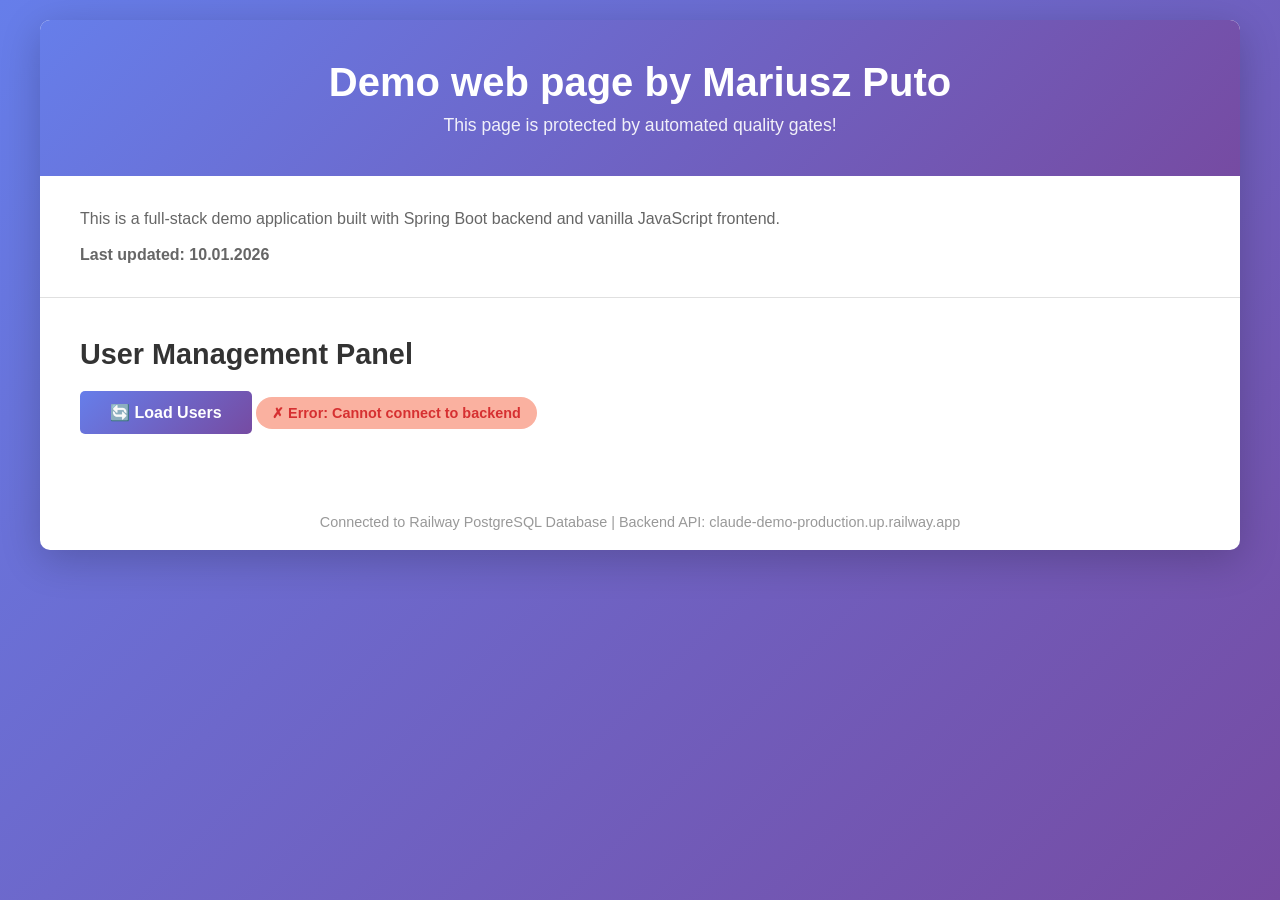
<file: index.html>
<!DOCTYPE html>
<html lang="en">
<head>
    <meta charset="UTF-8">
    <meta name="viewport" content="width=device-width, initial-scale=1.0">
    <title>Demo web page by Mariusz</title>
    <style>
        * {
            margin: 0;
            padding: 0;
            box-sizing: border-box;
        }

        body {
            font-family: 'Segoe UI', Tahoma, Geneva, Verdana, sans-serif;
            background: linear-gradient(135deg, #667eea 0%, #764ba2 100%);
            min-height: 100vh;
            padding: 20px;
        }

        .container {
            max-width: 1200px;
            margin: 0 auto;
            background: white;
            border-radius: 10px;
            box-shadow: 0 10px 40px rgba(0, 0, 0, 0.2);
            overflow: hidden;
        }

        header {
            background: linear-gradient(135deg, #667eea 0%, #764ba2 100%);
            color: white;
            padding: 40px;
            text-align: center;
        }

        header h1 {
            font-size: 2.5rem;
            margin-bottom: 10px;
        }

        header p {
            font-size: 1.1rem;
            opacity: 0.9;
        }

        .info-section {
            padding: 30px 40px;
            border-bottom: 1px solid #e0e0e0;
        }

        .info-section p {
            color: #666;
            line-height: 1.6;
        }

        .date {
            color: #764ba2;
            font-weight: bold;
            margin-top: 10px;
        }

        .users-section {
            padding: 40px;
        }

        .users-section h2 {
            color: #333;
            margin-bottom: 20px;
            font-size: 1.8rem;
        }

        .status {
            display: inline-block;
            padding: 8px 16px;
            border-radius: 20px;
            font-size: 0.9rem;
            font-weight: 600;
            margin-bottom: 20px;
        }

        .status.loading {
            background: #ffeaa7;
            color: #d63031;
        }

        .status.success {
            background: #55efc4;
            color: #00b894;
        }

        .status.error {
            background: #fab1a0;
            color: #d63031;
        }

        table {
            width: 100%;
            border-collapse: collapse;
            margin-top: 20px;
        }

        thead {
            background: linear-gradient(135deg, #667eea 0%, #764ba2 100%);
            color: white;
        }

        th {
            padding: 15px;
            text-align: left;
            font-weight: 600;
            font-size: 1rem;
        }

        td {
            padding: 15px;
            border-bottom: 1px solid #e0e0e0;
        }

        tbody tr:hover {
            background: #f8f9fa;
            transition: background 0.3s;
        }

        .empty-state {
            text-align: center;
            padding: 60px 20px;
            color: #999;
        }

        .empty-state svg {
            width: 100px;
            height: 100px;
            margin-bottom: 20px;
            opacity: 0.3;
        }

        .refresh-btn {
            background: linear-gradient(135deg, #667eea 0%, #764ba2 100%);
            color: white;
            border: none;
            padding: 12px 30px;
            border-radius: 5px;
            font-size: 1rem;
            font-weight: 600;
            cursor: pointer;
            transition: transform 0.2s;
            margin-bottom: 20px;
        }

        .refresh-btn:hover {
            transform: translateY(-2px);
            box-shadow: 0 5px 15px rgba(102, 126, 234, 0.4);
        }

        .refresh-btn:active {
            transform: translateY(0);
        }

        footer {
            text-align: center;
            padding: 20px;
            color: #999;
            font-size: 0.9rem;
        }
    </style>
</head>
<body>
    <div class="container">
        <header>
            <h1>Demo web page by Mariusz Puto</h1>
            <p>This page is protected by automated quality gates!</p>
        </header>

        <div class="info-section">
            <p>This is a full-stack demo application built with Spring Boot backend and vanilla JavaScript frontend.</p>
            <p class="date">Last updated: 10.01.2026</p>
        </div>

        <div class="users-section">
            <h2>User Management Panel</h2>
            <button class="refresh-btn" onclick="loadUsers()">🔄 Load Users</button>
            <span id="status" class="status" style="display: none;">Ready</span>

            <div id="userTableContainer">
                <table id="userTable" style="display: none;">
                    <thead>
                        <tr>
                            <th>ID</th>
                            <th>Name</th>
                            <th>Email</th>
                        </tr>
                    </thead>
                    <tbody id="userTableBody">
                    </tbody>
                </table>

                <div id="emptyState" class="empty-state" style="display: none;">
                    <svg fill="none" stroke="currentColor" viewBox="0 0 24 24">
                        <path stroke-linecap="round" stroke-linejoin="round" stroke-width="2" d="M17 20h5v-2a3 3 0 00-5.356-1.857M17 20H7m10 0v-2c0-.656-.126-1.283-.356-1.857M7 20H2v-2a3 3 0 015.356-1.857M7 20v-2c0-.656.126-1.283.356-1.857m0 0a5.002 5.002 0 019.288 0M15 7a3 3 0 11-6 0 3 3 0 016 0zm6 3a2 2 0 11-4 0 2 2 0 014 0zM7 10a2 2 0 11-4 0 2 2 0 014 0z"></path>
                    </svg>
                    <h3>No users found</h3>
                    <p>The database is currently empty. Add users via the API to see them here.</p>
                </div>
            </div>
        </div>

        <footer>
            <p>Connected to Railway PostgreSQL Database | Backend API: localhost:8081</p>
        </footer>
    </div>

    <script>
        // Configuration - works both locally and on Railway
        const API_URL = window.location.hostname === 'localhost'
            ? 'http://localhost:8081/api/users'
            : 'https://claude-demo-production.up.railway.app/api/users';  // Replace with your Railway backend URL

        // Extract base URL for display
        const BACKEND_DISPLAY = API_URL.replace('/api/users', '').replace('http://', '').replace('https://', '');

        async function loadUsers() {
            const statusEl = document.getElementById('status');
            const tableEl = document.getElementById('userTable');
            const emptyStateEl = document.getElementById('emptyState');
            const tableBodyEl = document.getElementById('userTableBody');

            // Set loading state
            statusEl.style.display = 'inline-block';
            statusEl.textContent = 'Loading...';
            statusEl.className = 'status loading';

            try {
                const response = await fetch(API_URL);

                if (!response.ok) {
                    throw new Error(`HTTP error! status: ${response.status}`);
                }

                const users = await response.json();

                // Clear existing rows
                tableBodyEl.innerHTML = '';

                if (users.length === 0) {
                    // Show empty state
                    tableEl.style.display = 'none';
                    emptyStateEl.style.display = 'block';
                    statusEl.textContent = 'No users in database';
                    statusEl.className = 'status success';
                } else {
                    // Show table with users
                    tableEl.style.display = 'table';
                    emptyStateEl.style.display = 'none';

                    users.forEach(user => {
                        const row = document.createElement('tr');
                        row.innerHTML = `
                            <td>${user.id}</td>
                            <td>${user.name}</td>
                            <td>${user.email}</td>
                        `;
                        tableBodyEl.appendChild(row);
                    });

                    statusEl.textContent = `✓ Loaded ${users.length} user${users.length !== 1 ? 's' : ''}`;
                    statusEl.className = 'status success';
                }
            } catch (error) {
                console.error('Error loading users:', error);
                statusEl.textContent = '✗ Error: Cannot connect to backend';
                statusEl.className = 'status error';
                tableEl.style.display = 'none';
                emptyStateEl.style.display = 'none';
            }
        }

        // Update footer with actual backend URL
        document.addEventListener('DOMContentLoaded', () => {
            const footer = document.querySelector('footer p');
            footer.textContent = `Connected to Railway PostgreSQL Database | Backend API: ${BACKEND_DISPLAY}`;
        });

        // Load users when page loads
        loadUsers();
    </script>
</body>
</html>
</file>
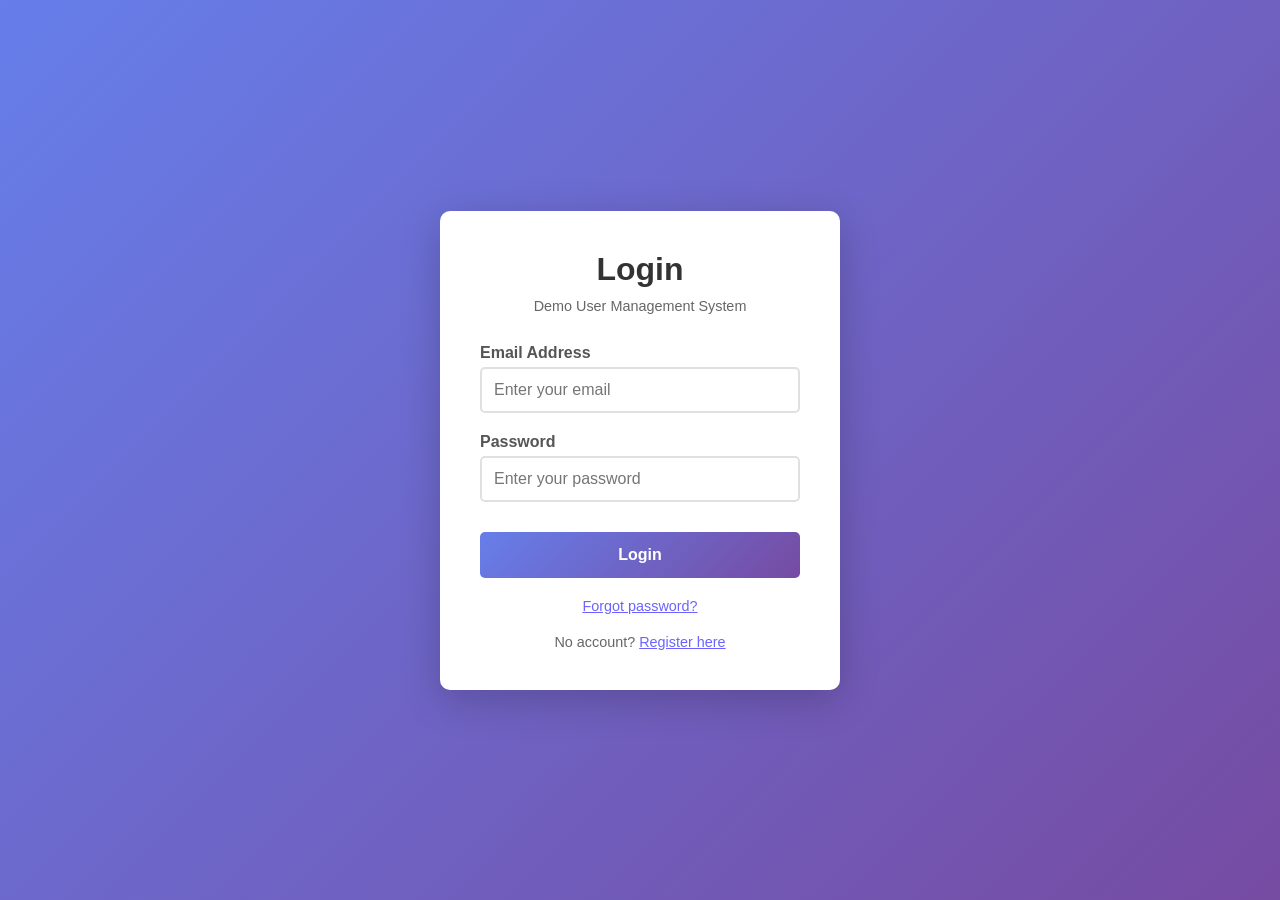
<file: frontend/index.html>
<!DOCTYPE html>
<html lang="en">
<head>
    <meta charset="UTF-8">
    <meta name="viewport" content="width=device-width, initial-scale=1.0">
    <title>Login - Demo App</title>
    <link rel="stylesheet" href="style.css">
    <style>
        body {
            display: flex;
            justify-content: center;
            align-items: center;
        }

        .login-container {
            background: white;
            padding: 40px;
            border-radius: 10px;
            box-shadow: 0 10px 40px rgba(0, 0, 0, 0.2);
            width: 100%;
            max-width: 400px;
        }

        h1 {
            color: #333;
            margin-bottom: 10px;
            text-align: center;
        }

        .subtitle {
            color: #666;
            text-align: center;
            margin-bottom: 30px;
            font-size: 0.9rem;
        }

        .form-group {
            margin-bottom: 20px;
        }

        .form-group input {
            padding: 12px;
        }

        .btn-login {
            width: 100%;
            padding: 14px;
            margin-top: 10px;
        }

        .error-message {
            background: #fab1a0;
            color: #d63031;
            padding: 12px;
            border-radius: 5px;
            margin-bottom: 20px;
            display: none;
            text-align: center;
            font-weight: 600;
        }

        .info-message {
            background: #dfe6e9;
            color: #2d3436;
            padding: 12px;
            border-radius: 5px;
            margin-bottom: 20px;
            text-align: center;
            font-size: 0.85rem;
        }

        .success-message {
            background: #b2f5c8;
            color: #1a7a3c;
            padding: 12px;
            border-radius: 5px;
            margin-bottom: 20px;
            display: none;
            text-align: center;
            font-weight: 600;
        }

        .toggle-link {
            text-align: center;
            margin-top: 20px;
            font-size: 0.9rem;
            color: #666;
        }

        .toggle-link a {
            color: #6c63ff;
            cursor: pointer;
            text-decoration: underline;
        }
    </style>
</head>
<body>
    <div class="login-container">
        <h1 id="formTitle">Login</h1>
        <p class="subtitle">Demo User Management System</p>

        <div id="errorMessage" class="error-message"></div>
        <div id="successMessage" class="success-message"></div>

        <!-- Login Form -->
        <form id="loginForm" onsubmit="handleLogin(event)">
            <div class="form-group">
                <label for="email">Email Address</label>
                <input
                    type="email"
                    id="email"
                    name="email"
                    required
                    placeholder="Enter your email"
                    autocomplete="email"
                >
            </div>

            <div class="form-group">
                <label for="password">Password</label>
                <input
                    type="password"
                    id="password"
                    name="password"
                    required
                    placeholder="Enter your password"
                    autocomplete="current-password"
                >
            </div>

            <button type="submit" class="btn btn-login">Login</button>

            <div class="toggle-link">
                <a onclick="showForgotPassword()">Forgot password?</a>
            </div>
            <div class="toggle-link">
                No account? <a onclick="showRegister()">Register here</a>
            </div>
        </form>

        <!-- Forgot Password Form -->
        <form id="forgotForm" onsubmit="handleForgotPassword(event)" style="display:none">
            <div class="form-group">
                <label for="forgotEmail">Email Address</label>
                <input
                    type="email"
                    id="forgotEmail"
                    name="forgotEmail"
                    required
                    placeholder="Enter your email"
                    autocomplete="email"
                >
            </div>

            <button type="submit" class="btn btn-login">Send Reset Link</button>

            <div class="toggle-link">
                <a onclick="showLogin()">Back to Login</a>
            </div>
        </form>

        <!-- Register Form -->
        <form id="registerForm" onsubmit="handleRegister(event)" style="display:none">
            <div class="form-group">
                <label for="regName">Full Name</label>
                <input
                    type="text"
                    id="regName"
                    name="regName"
                    required
                    placeholder="Enter your name"
                    autocomplete="name"
                >
            </div>

            <div class="form-group">
                <label for="regEmail">Email Address</label>
                <input
                    type="email"
                    id="regEmail"
                    name="regEmail"
                    required
                    placeholder="Enter your email"
                    autocomplete="email"
                >
            </div>

            <div class="form-group">
                <label for="regPassword">Password</label>
                <input
                    type="password"
                    id="regPassword"
                    name="regPassword"
                    required
                    minlength="8"
                    placeholder="At least 8 characters"
                    autocomplete="new-password"
                >
            </div>

            <div class="form-group">
                <label for="regPasswordConfirm">Confirm Password</label>
                <input
                    type="password"
                    id="regPasswordConfirm"
                    name="regPasswordConfirm"
                    required
                    placeholder="Repeat your password"
                    autocomplete="new-password"
                >
            </div>

            <div style="background:#fff3cd;border:1px solid #ffc107;border-radius:8px;padding:10px 14px;margin-bottom:15px;font-size:0.82rem;color:#856404;">
                <strong>&#9888; Encryption notice:</strong> Your memos and reminders will be end-to-end encrypted using a unique key tied to your account. <strong>If you lose access to your account and cannot log in, your encrypted data will be permanently unrecoverable.</strong>
                <label style="display:flex;align-items:center;gap:8px;margin-top:8px;cursor:pointer;font-weight:600;">
                    <input type="checkbox" id="encryptionAck" style="width:18px;height:18px;accent-color:#ffc107;cursor:pointer;">
                    I understand and accept
                </label>
            </div>

            <button type="submit" class="btn btn-login">Create Account</button>

            <div class="toggle-link">
                Already have an account? <a onclick="showLogin()">Login here</a>
            </div>
        </form>
    </div>

    <script>
        // Configuration - works both locally and on Railway
        const BASE_URL = window.location.hostname === 'localhost'
            ? 'http://localhost:8081'
            : 'https://pretty-illumination-production.up.railway.app';

        const LOGIN_URL = BASE_URL + '/api/users/login';
        const REGISTER_URL = BASE_URL + '/api/users/register';
        const FORGOT_URL = BASE_URL + '/api/users/forgot-password';

        function hideAllForms() {
            document.getElementById('loginForm').style.display = 'none';
            document.getElementById('registerForm').style.display = 'none';
            document.getElementById('forgotForm').style.display = 'none';
            clearMessages();
        }

        function showRegister() {
            hideAllForms();
            document.getElementById('registerForm').style.display = 'block';
            document.getElementById('formTitle').textContent = 'Register';
        }

        function showLogin() {
            hideAllForms();
            document.getElementById('loginForm').style.display = 'block';
            document.getElementById('formTitle').textContent = 'Login';
        }

        function showForgotPassword() {
            hideAllForms();
            document.getElementById('forgotForm').style.display = 'block';
            document.getElementById('formTitle').textContent = 'Reset Password';
        }

        function clearMessages() {
            const err = document.getElementById('errorMessage');
            const suc = document.getElementById('successMessage');
            err.style.display = 'none';
            suc.style.display = 'none';
        }

        async function handleRegister(event) {
            event.preventDefault();
            const form = document.getElementById('registerForm');
            const errorMessage = document.getElementById('errorMessage');
            const successMessage = document.getElementById('successMessage');

            const name = document.getElementById('regName').value;
            const email = document.getElementById('regEmail').value;
            const password = document.getElementById('regPassword').value;
            const confirm = document.getElementById('regPasswordConfirm').value;

            clearMessages();

            if (password !== confirm) {
                errorMessage.textContent = 'Passwords do not match';
                errorMessage.style.display = 'block';
                return;
            }

            if (!document.getElementById('encryptionAck').checked) {
                errorMessage.textContent = 'Please acknowledge the encryption notice to continue';
                errorMessage.style.display = 'block';
                return;
            }

            form.classList.add('loading');

            try {
                const response = await fetch(REGISTER_URL, {
                    method: 'POST',
                    headers: { 'Content-Type': 'application/json' },
                    body: JSON.stringify({ name, email, password })
                });

                const data = await response.json();

                if (response.ok && data.success) {
                    successMessage.textContent = 'Account created! You can now log in.';
                    successMessage.style.display = 'block';
                    form.reset();
                    setTimeout(showLogin, 1500);
                } else {
                    errorMessage.textContent = data.message || 'Registration failed. Please try again.';
                    errorMessage.style.display = 'block';
                }
            } catch (error) {
                console.error('Register error:', error);
                errorMessage.textContent = 'Cannot connect to server. Please try again later.';
                errorMessage.style.display = 'block';
            } finally {
                form.classList.remove('loading');
            }
        }

        async function handleForgotPassword(event) {
            event.preventDefault();
            const form = document.getElementById('forgotForm');
            const errorMessage = document.getElementById('errorMessage');
            const successMessage = document.getElementById('successMessage');
            const email = document.getElementById('forgotEmail').value;

            clearMessages();
            form.classList.add('loading');

            try {
                const response = await fetch(FORGOT_URL, {
                    method: 'POST',
                    headers: { 'Content-Type': 'application/json' },
                    body: JSON.stringify({ email })
                });

                const data = await response.json();
                successMessage.textContent = data.message || 'If an account with that email exists, a reset link has been sent.';
                successMessage.style.display = 'block';
                form.reset();
            } catch (error) {
                errorMessage.textContent = 'Cannot connect to server. Please try again later.';
                errorMessage.style.display = 'block';
            } finally {
                form.classList.remove('loading');
            }
        }

        async function handleLogin(event) {
            event.preventDefault();

            const form = document.getElementById('loginForm');
            const errorMessage = document.getElementById('errorMessage');
            const email = document.getElementById('email').value;
            const password = document.getElementById('password').value;

            // Hide previous error messages
            errorMessage.style.display = 'none';

            // Add loading state
            form.classList.add('loading');

            try {
                const response = await fetch(LOGIN_URL, {
                    method: 'POST',
                    headers: {
                        'Content-Type': 'application/json'
                    },
                    body: JSON.stringify({
                        email: email,
                        password: password
                    })
                });

                const data = await response.json();

                if (response.ok && data.success) {
                    // Store login info
                    sessionStorage.setItem('loggedIn', 'true');
                    sessionStorage.setItem('token', data.token);
                    sessionStorage.setItem('userEmail', email);
                    sessionStorage.setItem('userRole', data.role);
                    sessionStorage.setItem('userName', data.user.name);
                    if (data.user.encryptionSalt) {
                        sessionStorage.setItem('encryptionSalt', data.user.encryptionSalt);
                    }

                    // Redirect based on role
                    if (data.role === 'admin') {
                        window.location.href = 'dashboard.html';
                    } else {
                        window.location.href = 'user.html';
                    }
                } else {
                    // Login failed
                    errorMessage.textContent = data.message || 'Invalid email or password';
                    errorMessage.style.display = 'block';
                }
            } catch (error) {
                console.error('Login error:', error);
                errorMessage.textContent = 'Cannot connect to server. Please try again later.';
                errorMessage.style.display = 'block';
            } finally {
                // Remove loading state
                form.classList.remove('loading');
            }
        }

        // Check if already logged in
        if (sessionStorage.getItem('loggedIn')) {
            const role = sessionStorage.getItem('userRole');
            if (role === 'admin') {
                window.location.href = 'dashboard.html';
            } else {
                window.location.href = 'user.html';
            }
        }
    </script>
</body>
</html>
</file>
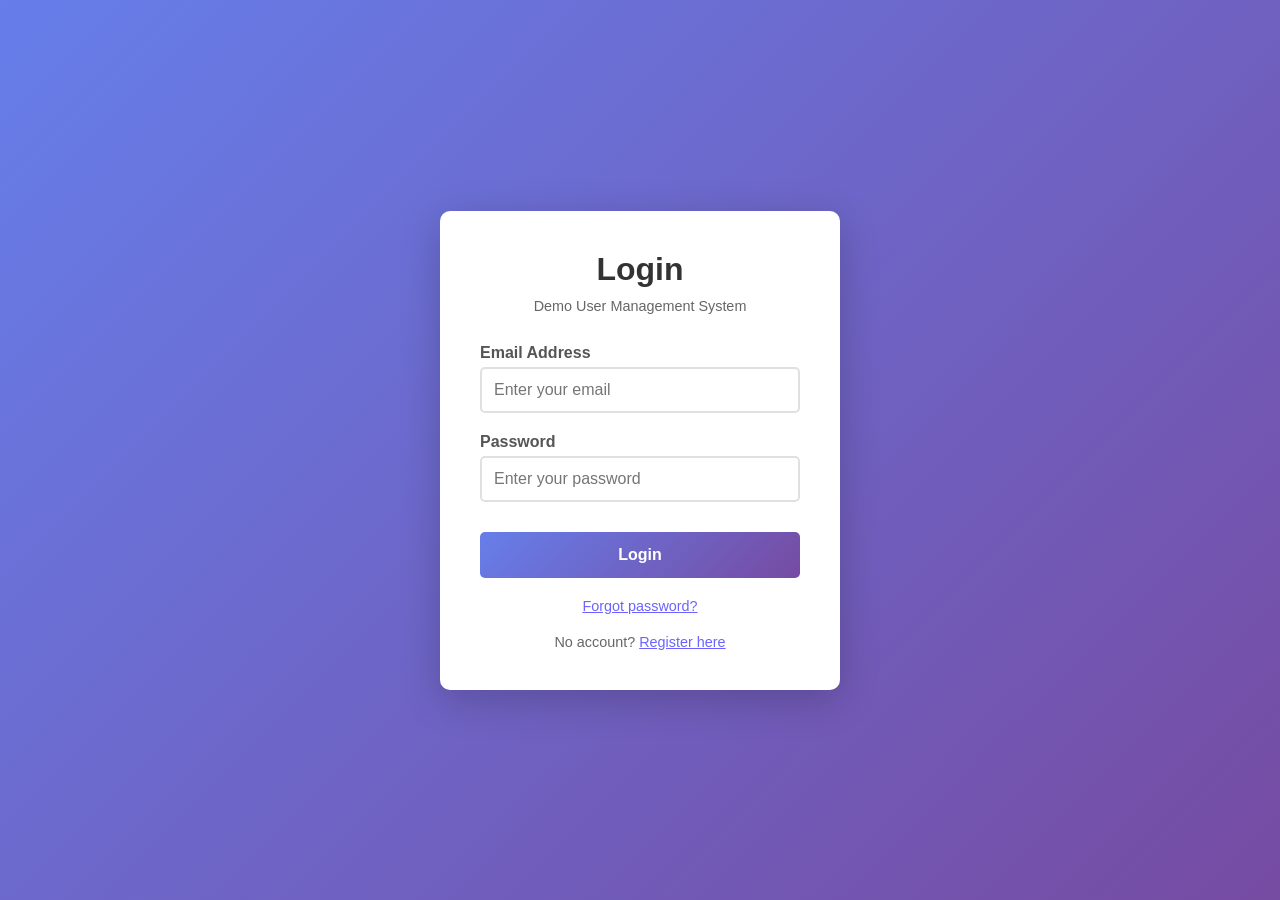
<file: frontend/dashboard.html>
<!DOCTYPE html>
<html lang="en">
<head>
    <meta charset="UTF-8">
    <meta name="viewport" content="width=device-width, initial-scale=1.0">
    <title>Demo web page by Mariusz</title>
    <link rel="stylesheet" href="style.css">
    <style>
        .container {
            max-width: 1200px;
            margin: 0 auto;
            background: white;
            border-radius: 10px;
            box-shadow: 0 10px 40px rgba(0, 0, 0, 0.2);
            overflow: hidden;
        }

        header {
            background: var(--gradient);
            color: white;
            padding: 40px;
            text-align: center;
            position: relative;
        }

        header h1 {
            font-size: 2.5rem;
            margin-bottom: 10px;
        }

        header p {
            font-size: 1.1rem;
            opacity: 0.9;
        }

        .logout-btn {
            position: absolute;
            top: 20px;
            right: 20px;
            background: rgba(255, 255, 255, 0.2);
            color: white;
            border: 2px solid white;
            padding: 8px 20px;
            border-radius: 5px;
            cursor: pointer;
            font-weight: 600;
            transition: all 0.3s;
        }

        .logout-btn:hover {
            background: white;
            color: var(--primary-dark);
        }

        .info-section {
            padding: 30px 40px;
            border-bottom: 1px solid #e0e0e0;
        }

        .info-section p {
            color: #666;
            line-height: 1.6;
        }

        .date {
            color: var(--primary-dark);
            font-weight: bold;
            margin-top: 10px;
        }

        .users-section {
            padding: 40px;
        }

        .users-section h2 {
            color: #333;
            margin-bottom: 20px;
            font-size: 1.8rem;
        }

        .status {
            display: inline-block;
            padding: 8px 16px;
            border-radius: 20px;
            font-size: 0.9rem;
            font-weight: 600;
            margin-bottom: 20px;
        }

        .status.loading {
            background: #ffeaa7;
            color: #d63031;
        }

        .status.success {
            background: #55efc4;
            color: #00b894;
        }

        .status.error {
            background: #fab1a0;
            color: #d63031;
        }

        .btn {
            padding: 12px 30px;
            margin-right: 10px;
            margin-bottom: 10px;
        }

        table {
            width: 100%;
            border-collapse: collapse;
            margin-top: 20px;
        }

        thead {
            background: var(--gradient);
            color: white;
        }

        th {
            padding: 15px;
            text-align: left;
            font-weight: 600;
            font-size: 1rem;
        }

        td {
            padding: 15px;
            border-bottom: 1px solid #e0e0e0;
        }

        tbody tr:hover {
            background: #f8f9fa;
            transition: background 0.3s;
        }

        .empty-state {
            text-align: center;
            padding: 60px 20px;
            color: #999;
        }

        .empty-state svg {
            width: 100px;
            height: 100px;
            margin-bottom: 20px;
            opacity: 0.3;
        }

        footer {
            text-align: center;
            padding: 20px;
            color: #999;
            font-size: 0.9rem;
        }

        /* Mobile responsiveness */
        @media (max-width: 600px) {
            header {
                padding: 20px 15px 15px;
            }

            header h1 {
                font-size: 1.3rem;
                margin-top: 40px;
            }

            header p {
                font-size: 0.9rem;
            }

            .logout-btn {
                top: 10px;
                right: 10px;
                padding: 6px 14px;
                font-size: 0.85rem;
            }

            .info-section {
                padding: 20px 15px;
            }

            .users-section {
                padding: 20px 15px;
            }

            .users-section h2 {
                font-size: 1.3rem;
            }

            #userTableContainer {
                overflow-x: auto;
                -webkit-overflow-scrolling: touch;
            }

            table {
                min-width: 700px;
            }

            th, td {
                padding: 10px 8px;
                font-size: 0.85rem;
            }
        }
    </style>
</head>
<body>
    <div class="container">
        <header>
            <button class="logout-btn" onclick="logout()">Logout</button>
            <h1>Memobee Admin</h1>
        </header>

        <div class="users-section">
            <h2>User Management Panel</h2>

            <button class="btn" onclick="checkHealth()">❤️ Health Check</button>
            <button class="btn" onclick="loadUsers()">🔄 Reload Users</button>
            <span id="status" class="status" style="display: none;">Ready</span>

            <div id="userTableContainer">
                <table id="userTable" style="display: none;">
                    <thead>
                        <tr>
                            <th>ID</th>
                            <th>Name</th>
                            <th>Email</th>
                            <th>Created</th>
                            <th>Notes</th>
                            <th>Last Login</th>
                            <th>Actions</th>
                        </tr>
                    </thead>
                    <tbody id="userTableBody">
                    </tbody>
                </table>

                <div id="emptyState" class="empty-state" style="display: none;">
                    <svg fill="none" stroke="currentColor" viewBox="0 0 24 24">
                        <path stroke-linecap="round" stroke-linejoin="round" stroke-width="2" d="M17 20h5v-2a3 3 0 00-5.356-1.857M17 20H7m10 0v-2c0-.656-.126-1.283-.356-1.857M7 20H2v-2a3 3 0 015.356-1.857M7 20v-2c0-.656.126-1.283.356-1.857m0 0a5.002 5.002 0 019.288 0M15 7a3 3 0 11-6 0 3 3 0 016 0zm6 3a2 2 0 11-4 0 2 2 0 014 0zM7 10a2 2 0 11-4 0 2 2 0 014 0z"></path>
                    </svg>
                    <h3>No users found</h3>
                    <p>The database is currently empty. Create your first user using the form above.</p>
                </div>
            </div>
        </div>

        <footer>
            <p>Connected to Railway PostgreSQL Database | Backend API: localhost:8081</p>
        </footer>
    </div>

    <script>
        // Check if user is logged in as admin
        if (!sessionStorage.getItem('loggedIn') || sessionStorage.getItem('userRole') !== 'admin') {
            sessionStorage.clear();
            window.location.href = 'index.html';
        }

        // Configuration - works both locally and on Railway
        const BASE_URL = window.location.hostname === 'localhost'
            ? 'http://localhost:8081'
            : 'https://pretty-illumination-production.up.railway.app';

        const API_URL = BASE_URL + '/api/users';
        const HEALTH_URL = BASE_URL + '/api/users/health';

        // Extract base URL for display
        const BACKEND_DISPLAY = BASE_URL.replace('http://', '').replace('https://', '');

        function authHeaders() {
            return { 'Authorization': 'Bearer ' + sessionStorage.getItem('token') };
        }

        function logout() {
            sessionStorage.clear();
            window.location.href = 'index.html';
        }

        async function checkHealth() {
            const statusEl = document.getElementById('status');

            statusEl.style.display = 'inline-block';
            statusEl.textContent = 'Checking backend health...';
            statusEl.className = 'status loading';

            try {
                const response = await fetch(HEALTH_URL);

                if (!response.ok) {
                    throw new Error(`HTTP error! status: ${response.status}`);
                }

                const message = await response.text();
                statusEl.textContent = `✓ ${message}`;
                statusEl.className = 'status success';
            } catch (error) {
                console.error('Health check failed:', error);
                statusEl.textContent = `✗ Backend unreachable: ${error.message}`;
                statusEl.className = 'status error';
            }
        }

        function escapeHtml(text) {
            const div = document.createElement('div');
            div.textContent = text;
            return div.innerHTML;
        }

        async function loadUsers() {
            const statusEl = document.getElementById('status');
            const tableEl = document.getElementById('userTable');
            const emptyStateEl = document.getElementById('emptyState');
            const tableBodyEl = document.getElementById('userTableBody');

            statusEl.style.display = 'inline-block';
            statusEl.textContent = 'Loading users...';
            statusEl.className = 'status loading';

            try {
                const response = await fetch(API_URL, { headers: authHeaders() });

                if (!response.ok) {
                    throw new Error(`HTTP error! status: ${response.status}`);
                }

                const users = await response.json();
                tableBodyEl.innerHTML = '';

                if (users.length === 0) {
                    tableEl.style.display = 'none';
                    emptyStateEl.style.display = 'block';
                    statusEl.textContent = 'No users in database';
                    statusEl.className = 'status success';
                } else {
                    tableEl.style.display = 'table';
                    emptyStateEl.style.display = 'none';

                    users.forEach(user => {
                        const row = document.createElement('tr');
                        const safeName = escapeHtml(user.name);
                        const safeEmail = escapeHtml(user.email);
                        row.innerHTML = `
                            <td>${user.id}</td>
                            <td>${safeName}</td>
                            <td>${safeEmail}</td>
                            <td>${formatDate(user.createdAt)}</td>
                            <td>${user.noteCount != null ? user.noteCount : '—'}</td>
                            <td>${formatDate(user.lastLoginAt)}</td>
                            <td>
                                <button class="btn btn-small btn-delete" onclick="deleteUser(${user.id})">Delete</button>
                            </td>
                        `;
                        tableBodyEl.appendChild(row);
                    });

                    statusEl.textContent = `✓ Loaded ${users.length} user${users.length !== 1 ? 's' : ''}`;
                    statusEl.className = 'status success';
                }
            } catch (error) {
                console.error('Error loading users:', error);
                statusEl.textContent = '✗ Error: Cannot connect to backend';
                statusEl.className = 'status error';
                tableEl.style.display = 'none';
                emptyStateEl.style.display = 'none';
            }
        }

        function formatDate(dateStr) {
            if (!dateStr) return '—';
            try {
                const normalized = /Z|[+-]\d{2}:\d{2}$/.test(dateStr) ? dateStr : dateStr + 'Z';
                const d = new Date(normalized);
                return d.toLocaleDateString() + ' ' + d.toLocaleTimeString([], { hour: '2-digit', minute: '2-digit' });
            } catch {
                return dateStr;
            }
        }

        async function deleteUser(id) {
            if (!confirm('Are you sure you want to delete this user?')) {
                return;
            }

            const statusEl = document.getElementById('status');
            statusEl.style.display = 'inline-block';
            statusEl.textContent = 'Deleting user...';
            statusEl.className = 'status loading';

            try {
                const response = await fetch(`${API_URL}/${id}`, {
                    method: 'DELETE',
                    headers: authHeaders()
                });

                if (!response.ok) {
                    throw new Error(`HTTP error! status: ${response.status}`);
                }

                statusEl.textContent = '✓ User deleted successfully!';
                statusEl.className = 'status success';

                loadUsers();
            } catch (error) {
                console.error('Error deleting user:', error);
                statusEl.textContent = '✗ Error: Failed to delete user';
                statusEl.className = 'status error';
            }
        }

        // Update footer with actual backend URL
        document.addEventListener('DOMContentLoaded', () => {
            const footer = document.querySelector('footer p');
            footer.textContent = `Connected to Railway PostgreSQL Database | Backend API: ${BACKEND_DISPLAY}`;

            // Load users on page load
            loadUsers();
        });
    </script>
</body>
</html>
</file>
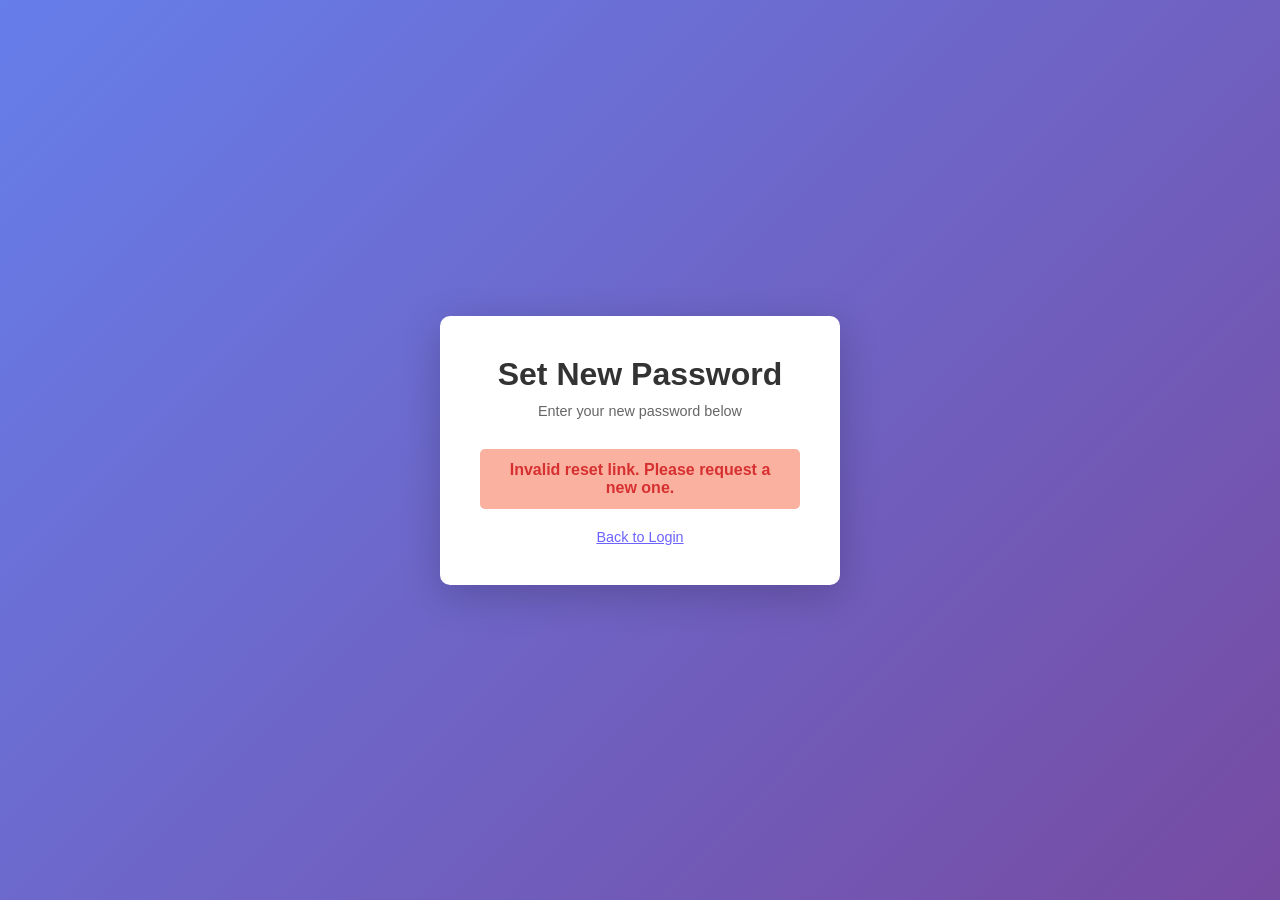
<file: frontend/reset.html>
<!DOCTYPE html>
<html lang="en">
<head>
    <meta charset="UTF-8">
    <meta name="viewport" content="width=device-width, initial-scale=1.0">
    <title>Reset Password - MemoBee</title>
    <link rel="stylesheet" href="style.css">
    <style>
        body {
            display: flex;
            justify-content: center;
            align-items: center;
        }

        .reset-container {
            background: white;
            padding: 40px;
            border-radius: 10px;
            box-shadow: 0 10px 40px rgba(0, 0, 0, 0.2);
            width: 100%;
            max-width: 400px;
        }

        h1 {
            color: #333;
            margin-bottom: 10px;
            text-align: center;
        }

        .subtitle {
            color: #666;
            text-align: center;
            margin-bottom: 30px;
            font-size: 0.9rem;
        }

        .form-group {
            margin-bottom: 20px;
        }

        .form-group input {
            padding: 12px;
        }

        .btn-reset {
            width: 100%;
            padding: 14px;
            margin-top: 10px;
        }

        .error-message {
            background: #fab1a0;
            color: #d63031;
            padding: 12px;
            border-radius: 5px;
            margin-bottom: 20px;
            display: none;
            text-align: center;
            font-weight: 600;
        }

        .success-message {
            background: #b2f5c8;
            color: #1a7a3c;
            padding: 12px;
            border-radius: 5px;
            margin-bottom: 20px;
            display: none;
            text-align: center;
            font-weight: 600;
        }

        .back-link {
            text-align: center;
            margin-top: 20px;
            font-size: 0.9rem;
            color: #666;
        }

        .back-link a {
            color: #6c63ff;
            text-decoration: underline;
        }
    </style>
</head>
<body>
    <div class="reset-container">
        <h1>Set New Password</h1>
        <p class="subtitle">Enter your new password below</p>

        <div id="errorMessage" class="error-message"></div>
        <div id="successMessage" class="success-message"></div>

        <form id="resetForm" onsubmit="handleReset(event)">
            <div class="form-group">
                <label for="newPassword">New Password</label>
                <input
                    type="password"
                    id="newPassword"
                    required
                    minlength="8"
                    placeholder="At least 8 characters"
                    autocomplete="new-password"
                >
            </div>

            <div class="form-group">
                <label for="confirmPassword">Confirm Password</label>
                <input
                    type="password"
                    id="confirmPassword"
                    required
                    placeholder="Repeat your password"
                    autocomplete="new-password"
                >
            </div>

            <button type="submit" class="btn btn-reset">Reset Password</button>
        </form>

        <div class="back-link">
            <a href="index.html">Back to Login</a>
        </div>
    </div>

    <script>
        const BASE_URL = window.location.hostname === 'localhost'
            ? 'http://localhost:8081'
            : 'https://pretty-illumination-production.up.railway.app';

        const RESET_URL = BASE_URL + '/api/users/reset-password-token';

        // Get token from URL
        const params = new URLSearchParams(window.location.search);
        const token = params.get('token');

        if (!token) {
            document.getElementById('resetForm').style.display = 'none';
            const err = document.getElementById('errorMessage');
            err.textContent = 'Invalid reset link. Please request a new one.';
            err.style.display = 'block';
        }

        async function handleReset(event) {
            event.preventDefault();

            const errorMessage = document.getElementById('errorMessage');
            const successMessage = document.getElementById('successMessage');
            const newPassword = document.getElementById('newPassword').value;
            const confirmPassword = document.getElementById('confirmPassword').value;
            const form = document.getElementById('resetForm');

            errorMessage.style.display = 'none';
            successMessage.style.display = 'none';

            if (newPassword !== confirmPassword) {
                errorMessage.textContent = 'Passwords do not match';
                errorMessage.style.display = 'block';
                return;
            }

            form.classList.add('loading');

            try {
                const response = await fetch(RESET_URL, {
                    method: 'POST',
                    headers: { 'Content-Type': 'application/json' },
                    body: JSON.stringify({ token, newPassword })
                });

                const data = await response.json();

                if (response.ok && data.success) {
                    successMessage.textContent = data.message;
                    successMessage.style.display = 'block';
                    form.style.display = 'none';
                    setTimeout(() => { window.location.href = 'index.html'; }, 2000);
                } else {
                    errorMessage.textContent = data.message || 'Reset failed. Please try again.';
                    errorMessage.style.display = 'block';
                }
            } catch (error) {
                errorMessage.textContent = 'Cannot connect to server. Please try again later.';
                errorMessage.style.display = 'block';
            } finally {
                form.classList.remove('loading');
            }
        }
    </script>
</body>
</html>
</file>
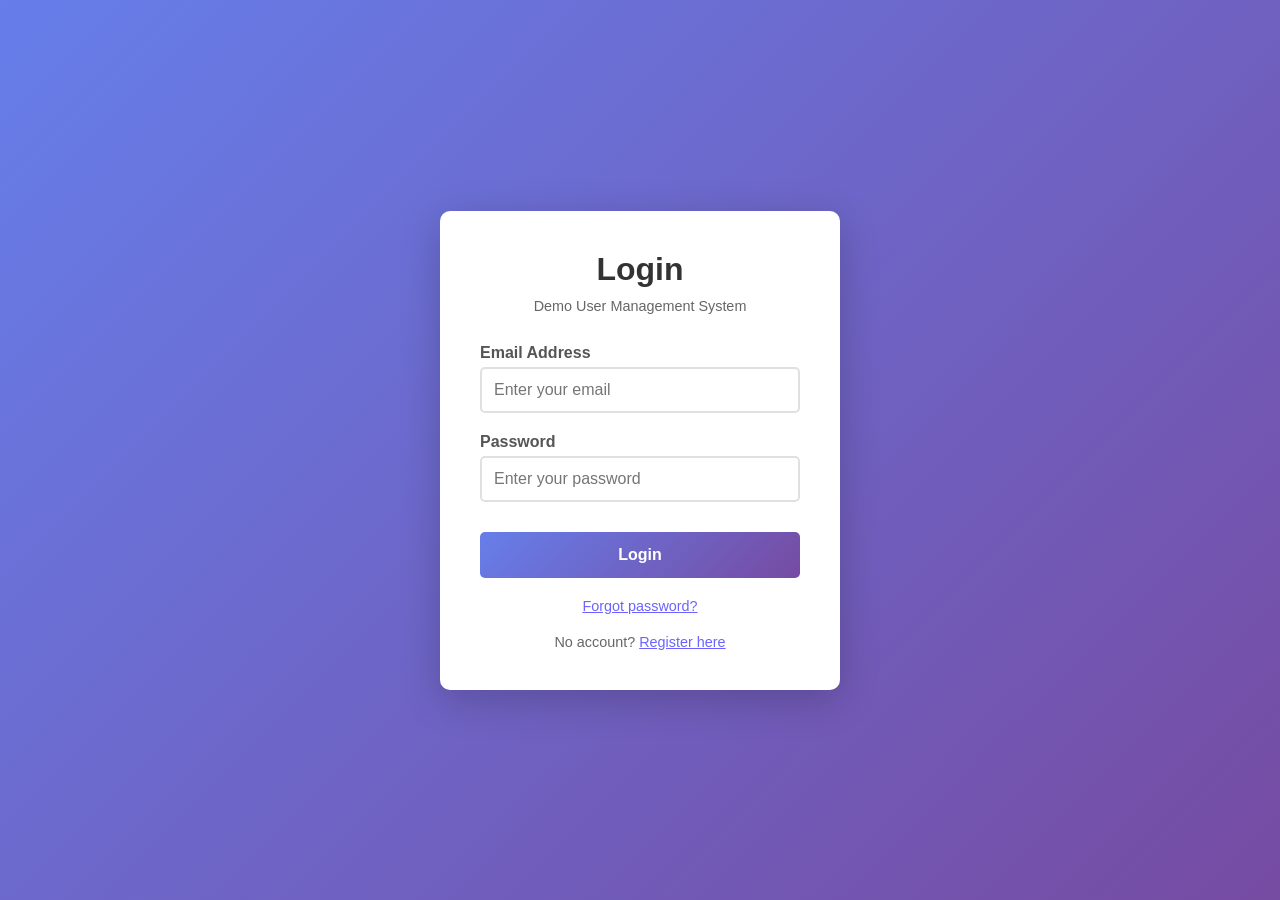
<file: frontend/user.html>
<!DOCTYPE html>
<html lang="en">
<head>
    <meta charset="UTF-8">
    <meta name="viewport" content="width=device-width, initial-scale=1.0">
    <title>User Dashboard</title>
    <link rel="stylesheet" href="style.css">
    <style>
        .container {
            background: white;
            padding: 30px;
            border-radius: 10px;
            box-shadow: 0 10px 40px rgba(0, 0, 0, 0.2);
            max-width: 900px;
            margin: 0 auto;
        }

        .header {
            display: flex;
            justify-content: space-between;
            align-items: center;
            margin-bottom: 30px;
            padding-bottom: 20px;
            border-bottom: 2px solid #eee;
        }

        h1 {
            color: #333;
            font-size: 1.8rem;
        }

        .user-name {
            color: var(--primary-dark);
            font-weight: bold;
        }

        .logout-btn {
            font-size: 0.9rem;
        }

        /* Form styles */
        .note-form {
            background: #f8f9fa;
            padding: 20px;
            border-radius: 12px;
            margin-bottom: 30px;
        }

        .note-form h2 {
            color: #333;
            margin-bottom: 20px;
            font-size: 1.2rem;
        }

        /* Type tiles */
        .type-tiles {
            display: flex;
            gap: 15px;
            margin-bottom: 20px;
        }

        .type-tile {
            flex: 1;
            padding: 18px 12px;
            border: 2px solid #e0e0e0;
            border-radius: 12px;
            cursor: pointer;
            text-align: center;
            transition: all 0.2s;
            background: white;
            user-select: none;
        }

        .type-tile:hover {
            border-color: var(--primary);
            transform: translateY(-2px);
            box-shadow: 0 5px 15px rgba(102, 126, 234, 0.15);
        }

        .type-tile.active-memo {
            border-color: #28a745;
            background: #e8f5e9;
        }

        .type-tile.active-reminder {
            border-color: #ffc107;
            background: #fff8e1;
        }

        .tile-icon {
            font-size: 1.8rem;
            margin-bottom: 6px;
        }

        .tile-label {
            font-weight: 600;
            color: #333;
            font-size: 0.95rem;
        }

        /* Type-specific fields */
        .type-fields {
            display: none;
            animation: fadeIn 0.2s ease;
        }

        .type-fields.visible {
            display: block;
        }

        @keyframes fadeIn {
            from { opacity: 0; transform: translateY(-6px); }
            to   { opacity: 1; transform: translateY(0); }
        }

        .form-row {
            display: flex;
            gap: 15px;
            margin-bottom: 15px;
            flex-wrap: wrap;
        }

        .form-group {
            flex: 1;
            min-width: 150px;
        }

        .form-group label {
            font-size: 0.85rem;
        }

        .form-group input,
        .form-group select,
        .form-group textarea {
            font-size: 0.95rem;
        }

        .form-group textarea {
            resize: vertical;
            min-height: 80px;
        }

        .form-group.full-width {
            flex-basis: 100%;
        }

        .checkbox-group {
            display: flex;
            align-items: flex-end;
            padding-bottom: 4px;
        }

        .checkbox-group label {
            display: flex;
            align-items: center;
            gap: 10px;
            cursor: pointer;
            font-size: 0.9rem;
            font-weight: 500;
        }

        .checkbox-group input[type="checkbox"] {
            width: 24px;
            height: 24px;
            cursor: pointer;
            accent-color: #ffc107;
        }

        .repeat-interval {
            display: none;
            animation: fadeIn 0.2s ease;
        }

        .repeat-interval.visible {
            display: flex;
            gap: 15px;
            margin-bottom: 15px;
        }

        /* Custom datetime picker */
        .datetime-picker {
            display: flex;
            gap: 10px;
            align-items: flex-start;
            flex-wrap: wrap;
        }

        .datetime-picker input[type="date"] {
            flex: 1;
            min-width: 150px;
            padding: 8px;
            border: 1px solid #ccc;
            border-radius: 6px;
            font-size: 0.95rem;
        }

        .time-picker {
            display: flex;
            gap: 4px;
            align-items: center;
        }

        .time-picker select {
            padding: 8px;
            border: 1px solid #ccc;
            border-radius: 6px;
            font-size: 0.95rem;
            appearance: auto;
        }

        .time-picker .separator {
            font-weight: bold;
            font-size: 1.1rem;
            color: #555;
        }

        .btn {
            font-size: 0.9rem;
            transition: all 0.2s;
        }

        .btn-primary {
            background: var(--gradient);
            color: white;
        }

        .btn-primary:hover {
            transform: translateY(-2px);
            box-shadow: 0 5px 15px rgba(102, 126, 234, 0.4);
        }

        .form-buttons {
            display: flex;
            gap: 10px;
            margin-top: 15px;
        }

        /* Notes list styles */
        .notes-section h2 {
            color: #333;
            margin-bottom: 15px;
            font-size: 1.2rem;
        }

        .notes-filter {
            display: flex;
            gap: 10px;
            margin-bottom: 15px;
            flex-wrap: wrap;
        }

        .filter-btn {
            padding: 8px 16px;
            border: 2px solid var(--primary);
            background: white;
            color: var(--primary);
            border-radius: 20px;
            cursor: pointer;
            font-size: 0.85rem;
            transition: all 0.2s;
        }

        .filter-btn:hover,
        .filter-btn.active {
            background: var(--primary);
            color: white;
        }

        .notes-list {
            display: flex;
            flex-direction: column;
            gap: 15px;
        }

        .note-card {
            background: #f8f9fa;
            border-radius: 8px;
            padding: 15px;
            border-left: 4px solid var(--primary);
        }

        .note-card.type-note {
            border-left-color: var(--primary);
        }

        .note-card.type-memo {
            border-left-color: #28a745;
        }

        .note-card.type-reminder {
            border-left-color: #e65100;
        }

        .note-header {
            display: flex;
            justify-content: space-between;
            align-items: flex-start;
            margin-bottom: 10px;
        }

        .note-meta {
            display: flex;
            gap: 10px;
            align-items: center;
            flex-wrap: wrap;
        }

        .note-type {
            padding: 3px 10px;
            border-radius: 12px;
            font-size: 0.75rem;
            font-weight: 600;
            text-transform: uppercase;
        }

        .note-type.type-note {
            background: #e8eaf6;
            color: var(--primary);
        }

        .note-type.type-memo {
            background: #e8f5e9;
            color: #28a745;
        }

        .note-type.type-reminder {
            background: #ffe0b2;
            color: #e65100;
        }

        .note-frequency,
        .note-date {
            font-size: 0.75rem;
            color: #888;
        }

        .note-actions {
            display: flex;
            gap: 5px;
        }

        .note-actions .btn-edit {
            background: #ffc107;
            color: #333;
        }

        .note-actions .btn-edit:hover {
            background: #e0a800;
        }

        .note-text {
            color: #333;
            line-height: 1.5;
            white-space: pre-wrap;
            word-break: break-word;
            display: -webkit-box;
            -webkit-line-clamp: 5;
            -webkit-box-orient: vertical;
            overflow: hidden;
        }

        .note-text.expanded {
            display: block;
            -webkit-line-clamp: unset;
        }

        /* Speech-to-text mic button */
        .mic-btn {
            background: none;
            border: 1px solid #ccc;
            border-radius: 50%;
            width: 34px;
            height: 34px;
            cursor: pointer;
            font-size: 1.1rem;
            display: inline-flex;
            align-items: center;
            justify-content: center;
            transition: all 0.2s;
            vertical-align: middle;
            margin-left: 6px;
            flex-shrink: 0;
        }

        .mic-btn:hover {
            background: #f0f0f0;
            border-color: #999;
        }

        .mic-btn.recording {
            background: #ff4444;
            border-color: #ff4444;
            color: white;
            animation: pulse 1s infinite;
        }

        .mic-btn.unsupported {
            display: none;
        }

        @keyframes pulse {
            0%, 100% { opacity: 1; }
            50% { opacity: 0.6; }
        }

        .label-with-mic {
            display: flex;
            align-items: center;
            gap: 4px;
        }

        .expand-btn {
            background: none;
            border: none;
            color: var(--primary);
            cursor: pointer;
            font-size: 0.85rem;
            padding: 4px 0;
            margin-top: 4px;
        }

        .expand-btn:hover {
            text-decoration: underline;
        }

        .note-attachment {
            margin-top: 10px;
            padding: 8px;
            background: #e9ecef;
            border-radius: 5px;
            font-size: 0.85rem;
            color: #555;
        }

        .empty-message {
            text-align: center;
            color: #888;
            padding: 40px;
            font-style: italic;
        }

        .message {
            padding: 12px;
            border-radius: 5px;
            margin-bottom: 20px;
            display: none;
        }

        .message.success {
            background: #d4edda;
            color: #155724;
        }

        .message.error {
            background: #f8d7da;
            color: #721c24;
        }

        /* Mobile responsiveness */
        @media (max-width: 600px) {
            .container {
                padding: 15px;
                margin: 10px;
            }

            .header {
                flex-direction: column;
                align-items: flex-start;
                gap: 12px;
            }

            .header h1 {
                font-size: 1.3rem;
            }

            .header > div {
                width: 100%;
                flex-wrap: wrap;
            }

            .header .btn {
                flex: 1;
                min-width: 0;
                text-align: center;
                font-size: 0.8rem;
                padding: 8px 10px;
            }

            .form-row {
                flex-direction: column;
            }

            .form-group {
                min-width: 0;
            }

            .note-header {
                flex-direction: column;
                gap: 8px;
            }

            .note-actions {
                align-self: flex-end;
            }
        }
    </style>
</head>
<body>
    <div class="container">
        <div class="header">
            <h1>User board of <span class="user-name" id="userName">User</span></h1>
            <div style="display: flex; gap: 10px; align-items: center;">
                <button class="btn logout-btn" onclick="archiveNotes()">Archive</button>
                <button class="btn logout-btn" onclick="toggleChangePassword()">Change Password</button>
                <button class="btn logout-btn" onclick="logout()">Logout</button>
            </div>
        </div>

        <div id="message" class="message"></div>

        <div style="background: #e8f5e9; border: 1px solid #a5d6a7; border-radius: 8px; padding: 10px 16px; margin-bottom: 20px; display: flex; align-items: center; gap: 10px; font-size: 0.88rem; color: #2e7d32;">
            <span style="font-size: 1.2rem;">&#128274;</span>
            <span>The <strong>Text</strong> field of your memos and reminders is <strong>end-to-end encrypted</strong> &mdash; only you can read it. The <strong>Title</strong> is not encrypted and will appear as the email subject in reminder notifications.</span>
        </div>

        <!-- Note Form -->
        <div class="note-form">
            <h2 id="formTitle">Add New Note</h2>
            <input type="hidden" id="noteId">
            <input type="hidden" id="noteType">

            <!-- Type selection tiles -->
            <div class="type-tiles" id="typeTiles">
                <div class="type-tile" id="tile-memo" onclick="selectType('memo')">
                    <div class="tile-icon">📝</div>
                    <div class="tile-label">Memo</div>
                </div>
                <div class="type-tile" id="tile-reminder" onclick="selectType('reminder')">
                    <div class="tile-icon">🔔</div>
                    <div class="tile-label">Reminder</div>
                </div>
            </div>

            <!-- Memo fields -->
            <div class="type-fields" id="memoFields">
                <div class="form-row">
                    <div class="form-group" style="flex:2;">
                        <div class="label-with-mic">
                            <label for="memoTitle">Title</label>
                            <button type="button" class="mic-btn" onclick="toggleDictation('memoTitle', this)" title="Dictate">🎤</button>
                        </div>
                        <input type="text" id="memoTitle" maxlength="255" placeholder="Enter a title...">
                    </div>
                    <div class="form-group">
                        <label for="noteFrequency">Frequency</label>
                        <select id="noteFrequency">
                            <option value="never">Never</option>
                            <option value="daily">Daily</option>
                            <option value="weekly">Weekly</option>
                            <option value="monthly">Monthly</option>
                            <option value="quarterly">Quarterly</option>
                            <option value="yearly">Yearly</option>
                        </select>
                    </div>
                </div>
                <div class="form-row">
                    <div class="form-group full-width">
                        <div class="label-with-mic">
                            <label for="memoText">Text (max 10000 characters)</label>
                            <button type="button" class="mic-btn" onclick="toggleDictation('memoText', this)" title="Dictate">🎤</button>
                        </div>
                        <textarea id="memoText" maxlength="10000" placeholder="Enter your memo text..."></textarea>
                    </div>
                </div>
            </div>

            <!-- Reminder fields -->
            <div class="type-fields" id="reminderFields">
                <div class="form-row">
                    <div class="form-group full-width">
                        <div class="label-with-mic">
                            <label for="reminderTitle">Title (sent in reminder email)</label>
                            <button type="button" class="mic-btn" onclick="toggleDictation('reminderTitle', this)" title="Dictate">🎤</button>
                        </div>
                        <input type="text" id="reminderTitle" maxlength="255" placeholder="Enter a title — this is what you'll see in the email...">
                    </div>
                </div>
                <div class="form-row">
                    <div class="form-group">
                        <label>Reminder date &amp; time</label>
                        <div class="datetime-picker">
                            <input type="date" id="reminderDate">
                            <div class="time-picker">
                                <select id="reminderHour"></select>
                                <span class="separator">:</span>
                                <select id="reminderMinute"></select>
                            </div>
                        </div>
                    </div>
                    <div class="form-group checkbox-group">
                        <label>
                            <input type="checkbox" id="repeatUntilDeleted" onchange="toggleRepeatInterval()"> Repeat
                        </label>
                    </div>
                </div>
                <div class="repeat-interval" id="repeatInterval">
                    <div class="form-group">
                        <label for="repeatDays">Days</label>
                        <input type="number" id="repeatDays" value="0" min="0">
                    </div>
                    <div class="form-group">
                        <label for="repeatHours">Hours</label>
                        <input type="number" id="repeatHours" value="0" min="0">
                    </div>
                </div>
                <div class="form-row">
                    <div class="form-group full-width">
                        <div class="label-with-mic">
                            <label for="reminderText">Text (max 10000 characters)</label>
                            <button type="button" class="mic-btn" onclick="toggleDictation('reminderText', this)" title="Dictate">🎤</button>
                        </div>
                        <textarea id="reminderText" maxlength="10000" placeholder="Enter your reminder text..."></textarea>
                    </div>
                </div>
            </div>

            <div class="form-buttons" id="formButtons" style="display:none;">
                <button class="btn btn-primary" onclick="saveNote()">Save</button>
                <button class="btn btn-secondary" onclick="clearForm()" id="cancelBtn">Cancel</button>
            </div>
        </div>

        <!-- Change Password -->
        <div class="note-form" id="changePasswordSection" style="display: none;">
            <h2>Change Password</h2>
            <p style="font-size: 0.85rem; color: #666; margin-bottom: 15px;">Changing your password does not affect your encrypted notes.</p>
            <div class="form-row">
                <div class="form-group">
                    <label for="oldPassword">Current password</label>
                    <input type="password" id="oldPassword" placeholder="Enter current password" autocomplete="current-password">
                </div>
                <div class="form-group">
                    <label for="newPasswordInput">New password</label>
                    <input type="password" id="newPasswordInput" placeholder="Min. 8 characters" autocomplete="new-password">
                </div>
                <div class="form-group">
                    <label for="confirmNewPassword">Confirm new password</label>
                    <input type="password" id="confirmNewPassword" placeholder="Repeat new password" autocomplete="new-password">
                </div>
            </div>
            <div class="form-buttons" style="display: flex;">
                <button class="btn btn-primary" onclick="changePassword()">Change Password</button>
                <button class="btn btn-secondary" onclick="toggleChangePassword()">Cancel</button>
            </div>
        </div>

        <!-- Notes List -->
        <div class="notes-section">
            <h2>My Notes</h2>
            <div class="notes-filter">
                <button class="filter-btn active" onclick="filterNotes('all', event)">All</button>
                <button class="filter-btn" onclick="filterNotes('memo', event)">Memos</button>
                <button class="filter-btn" onclick="filterNotes('reminder', event)">Reminders</button>
            </div>
            <div class="notes-list" id="notesList">
                <div class="empty-message">Loading notes...</div>
            </div>
        </div>
    </div>

    <script>
        const BASE_URL = window.location.hostname === 'localhost'
            ? 'http://localhost:8081'
            : 'https://pretty-illumination-production.up.railway.app';

        const NOTES_URL = BASE_URL + '/api/notes';
        const ENC_PREFIX = 'ENC:';

        let userEmail = '';
        let allNotes = [];
        let currentFilter = 'all';
        let encKey = null;

        // --- Client-side encryption (AES-256-GCM, key from immutable salt) ---
        async function initEncryptionKey() {
            const salt = sessionStorage.getItem('encryptionSalt');
            if (!salt) {
                // No encryption salt — old account or admin; skip encryption
                return;
            }
            const enc = new TextEncoder();
            const keyMaterial = await crypto.subtle.importKey(
                'raw', enc.encode(salt), 'PBKDF2', false, ['deriveKey']
            );
            encKey = await crypto.subtle.deriveKey(
                { name: 'PBKDF2', salt: enc.encode('memobee-e2e-' + salt), iterations: 600000, hash: 'SHA-256' },
                keyMaterial,
                { name: 'AES-GCM', length: 256 },
                false,
                ['encrypt', 'decrypt']
            );
        }

        function arrayBufToBase64(buf) {
            return btoa(String.fromCharCode(...new Uint8Array(buf)));
        }

        function base64ToArrayBuf(b64) {
            const bin = atob(b64);
            const buf = new Uint8Array(bin.length);
            for (let i = 0; i < bin.length; i++) buf[i] = bin.charCodeAt(i);
            return buf.buffer;
        }

        async function encryptText(plaintext) {
            if (!encKey || !plaintext) return plaintext;
            const iv = crypto.getRandomValues(new Uint8Array(12));
            const enc = new TextEncoder();
            const ciphertext = await crypto.subtle.encrypt(
                { name: 'AES-GCM', iv }, encKey, enc.encode(plaintext)
            );
            return ENC_PREFIX + arrayBufToBase64(iv.buffer) + '.' + arrayBufToBase64(ciphertext);
        }

        async function decryptText(stored) {
            if (!encKey || !stored || !stored.startsWith(ENC_PREFIX)) return stored;
            try {
                const payload = stored.slice(ENC_PREFIX.length);
                const [ivB64, ctB64] = payload.split('.');
                const iv = new Uint8Array(base64ToArrayBuf(ivB64));
                const ciphertext = base64ToArrayBuf(ctB64);
                const plainBuf = await crypto.subtle.decrypt(
                    { name: 'AES-GCM', iv }, encKey, ciphertext
                );
                return new TextDecoder().decode(plainBuf);
            } catch {
                return '[Unable to decrypt — wrong password or corrupted data]';
            }
        }

        function authHeaders() {
            return { 'Authorization': 'Bearer ' + sessionStorage.getItem('token') };
        }

        if (!sessionStorage.getItem('loggedIn') || sessionStorage.getItem('userRole') !== 'user') {
            sessionStorage.clear();
            window.location.href = 'index.html';
        }

        userEmail = sessionStorage.getItem('userEmail');
        const userName = sessionStorage.getItem('userName');
        if (userName) {
            document.getElementById('userName').textContent = userName;
        }

        // Populate hour/minute dropdowns
        (function initTimePickers() {
            const hourSel = document.getElementById('reminderHour');
            const minSel  = document.getElementById('reminderMinute');
            for (let h = 0; h < 24; h++) {
                const opt = document.createElement('option');
                opt.value = String(h).padStart(2, '0');
                opt.textContent = String(h).padStart(2, '0');
                hourSel.appendChild(opt);
            }
            for (let m = 0; m < 60; m++) {
                const opt = document.createElement('option');
                opt.value = String(m).padStart(2, '0');
                opt.textContent = String(m).padStart(2, '0');
                minSel.appendChild(opt);
            }
            // Default: tomorrow at 08:00
            setDefaultReminderDateTime();
        })();

        function setDefaultReminderDateTime() {
            const tomorrow = new Date();
            tomorrow.setDate(tomorrow.getDate() + 1);
            const y = tomorrow.getFullYear();
            const m = String(tomorrow.getMonth() + 1).padStart(2, '0');
            const d = String(tomorrow.getDate()).padStart(2, '0');
            document.getElementById('reminderDate').value = `${y}-${m}-${d}`;
            document.getElementById('reminderHour').value = '08';
            document.getElementById('reminderMinute').value = '00';
        }

        // Init encryption key, then load notes
        initEncryptionKey().then(() => loadNotes());

        function selectType(type) {
            document.getElementById('noteType').value = type;

            document.querySelectorAll('.type-tile').forEach(t => {
                t.classList.remove('active-memo', 'active-reminder');
            });
            document.getElementById('tile-' + type).classList.add('active-' + type);

            document.getElementById('memoFields').classList.toggle('visible', type === 'memo');
            document.getElementById('reminderFields').classList.toggle('visible', type === 'reminder');
            document.getElementById('formButtons').style.display = 'flex';
        }

        function toggleRepeatInterval() {
            const checked = document.getElementById('repeatUntilDeleted').checked;
            document.getElementById('repeatInterval').classList.toggle('visible', checked);
        }

        function showDecryptionWarning(count) {
            const existing = document.getElementById('decryptWarning');
            if (existing) existing.remove();
            const div = document.createElement('div');
            div.id = 'decryptWarning';
            div.style.cssText = 'background:#fff3cd;border:1px solid #ffc107;border-radius:8px;padding:12px 16px;margin-bottom:20px;font-size:0.88rem;color:#856404;';
            div.innerHTML = '<strong>&#9888; Warning:</strong> ' + count + ' encrypted note(s) could not be decrypted. ' +
                'This may indicate corrupted data. You may delete them and create new ones.';
            const container = document.querySelector('.container');
            const noteForm = document.querySelector('.note-form');
            container.insertBefore(div, noteForm);
        }

        function showMessage(text, type) {
            const msg = document.getElementById('message');
            msg.textContent = text;
            msg.className = 'message ' + type;
            msg.style.display = 'block';
            setTimeout(() => { msg.style.display = 'none'; }, 3000);
        }

        async function loadNotes() {
            try {
                const response = await fetch(`${NOTES_URL}/user/${encodeURIComponent(userEmail)}`, { headers: authHeaders() });
                if (response.ok) {
                    allNotes = await response.json();
                    // Decrypt all note texts client-side
                    let decryptFailed = 0;
                    for (const note of allNotes) {
                        note._decryptedText = await decryptText(note.text);
                        if (note.text && note.text.startsWith(ENC_PREFIX) && note._decryptedText.startsWith('[Unable to decrypt')) {
                            decryptFailed++;
                        }
                    }
                    if (decryptFailed > 0) {
                        showDecryptionWarning(decryptFailed);
                    }
                    renderNotes();
                } else {
                    showMessage('Failed to load notes', 'error');
                }
            } catch (error) {
                showMessage('Cannot connect to server', 'error');
            }
        }

        function renderNotes() {
            const notesList = document.getElementById('notesList');
            let filteredNotes = allNotes;

            if (currentFilter !== 'all') {
                filteredNotes = allNotes.filter(n => n.type === currentFilter);
            }

            if (filteredNotes.length === 0) {
                notesList.innerHTML = '<div class="empty-message">No notes found. Create your first note above!</div>';
                return;
            }

            filteredNotes.sort((a, b) => {
                if (!a.createdAt) return 1;
                if (!b.createdAt) return -1;
                return b.createdAt.localeCompare(a.createdAt);
            });

            notesList.innerHTML = filteredNotes.map(note => {
                let metaExtra = '';
                if (note.type === 'memo' && note.frequency && note.frequency !== 'never') {
                    metaExtra = `<span class="note-frequency">${note.frequency}</span>`;
                } else if (note.type === 'reminder') {
                    if (note.reminderAt) {
                        metaExtra += `<span class="note-frequency">at ${formatDate(note.reminderAt)}</span>`;
                    }
                    if (note.repeatUntilDeleted) {
                        const parts = [];
                        if (note.repeatDays)  parts.push(`${note.repeatDays}d`);
                        if (note.repeatHours) parts.push(`${note.repeatHours}h`);
                        if (note.repeatQuarters) parts.push(`${note.repeatQuarters}q`);
                        metaExtra += `<span class="note-frequency">repeats every ${parts.length ? parts.join(' ') : '—'}</span>`;
                    }
                }
                return `
                <div class="note-card type-${note.type}">
                    <div class="note-header">
                        <div class="note-meta">
                            <span class="note-type type-${note.type}">${note.type}</span>
                            ${metaExtra}
                            <span class="note-date">${formatDate(note.createdAt)}</span>
                        </div>
                        <div class="note-actions">
                            <button class="btn btn-edit btn-small" onclick="editNote(${note.id})">Edit</button>
                            <button class="btn btn-danger btn-small" onclick="deleteNote(${note.id})">Delete</button>
                        </div>
                    </div>
                    ${note.title ? `<div style="font-weight:600;font-size:1.05rem;margin-bottom:6px;color:#333;">${escapeHtml(note.title)}</div>` : ''}
                    <div class="note-text" id="text-${note.id}">${escapeHtml(note._decryptedText || '')}</div>
                    <button class="expand-btn" id="expand-${note.id}" onclick="toggleExpand(${note.id})" style="display:none;">&#9660; Show more</button>
                    ${note.attachmentName ? `<div class="note-attachment">Attachment: ${escapeHtml(note.attachmentName)}</div>` : ''}
                </div>`;
            }).join('');

            // Show expand buttons only for texts that overflow 5 lines
            requestAnimationFrame(() => {
                filteredNotes.forEach(note => {
                    const el = document.getElementById('text-' + note.id);
                    const btn = document.getElementById('expand-' + note.id);
                    if (el && btn && el.scrollHeight > el.clientHeight) {
                        btn.style.display = 'inline-block';
                    }
                });
            });
        }

        function toggleExpand(id) {
            const el = document.getElementById('text-' + id);
            const btn = document.getElementById('expand-' + id);
            if (el.classList.contains('expanded')) {
                el.classList.remove('expanded');
                btn.innerHTML = '&#9660; Show more';
            } else {
                el.classList.add('expanded');
                btn.innerHTML = '&#9650; Show less';
            }
        }

        function formatDate(dateStr) {
            if (!dateStr) return '';
            try {
                const normalized = /Z|[+-]\d{2}:\d{2}$/.test(dateStr) ? dateStr : dateStr + 'Z';
                const date = new Date(normalized);
                return date.toLocaleDateString() + ' ' + date.toLocaleTimeString([], {hour: '2-digit', minute:'2-digit'});
            } catch {
                return dateStr;
            }
        }

        function escapeHtml(text) {
            const div = document.createElement('div');
            div.textContent = text;
            return div.innerHTML;
        }

        function filterNotes(type, event) {
            currentFilter = type;
            document.querySelectorAll('.filter-btn').forEach(btn => btn.classList.remove('active'));
            event.target.classList.add('active');
            renderNotes();
        }

        // Build a local Date from the date/hour/minute pickers, then return UTC ISO string (no trailing Z)
        function getPickerAsUTC() {
            const dateVal = document.getElementById('reminderDate').value;
            const hour    = document.getElementById('reminderHour').value;
            const minute  = document.getElementById('reminderMinute').value;
            if (!dateVal) return null;
            const local = new Date(`${dateVal}T${hour}:${minute}:00`);
            return local.toISOString().slice(0, 19);
        }

        // Set the date/hour/minute pickers from a UTC datetime string
        function setPickerFromUTC(utcStr) {
            if (!utcStr) { setDefaultReminderDateTime(); return; }
            const normalized = /Z|[+-]\d{2}:\d{2}$/.test(utcStr) ? utcStr : utcStr + 'Z';
            const d = new Date(normalized);
            const pad = n => String(n).padStart(2, '0');
            document.getElementById('reminderDate').value = `${d.getFullYear()}-${pad(d.getMonth()+1)}-${pad(d.getDate())}`;
            document.getElementById('reminderHour').value = pad(d.getHours());
            document.getElementById('reminderMinute').value = pad(d.getMinutes());
        }

        async function saveNote() {
            const noteId = document.getElementById('noteId').value;
            const type = document.getElementById('noteType').value;

            if (!type) {
                showMessage('Please select a type', 'error');
                return;
            }

            const title = type === 'memo'
                ? document.getElementById('memoTitle').value.trim()
                : document.getElementById('reminderTitle').value.trim();
            const text = type === 'memo'
                ? document.getElementById('memoText').value
                : document.getElementById('reminderText').value;

            if (!title) {
                showMessage('Please enter a title', 'error');
                return;
            }

            const encryptedText = text.trim() ? await encryptText(text) : '';
            const noteData = { userEmail, type, title, text: encryptedText };

            if (type === 'memo') {
                noteData.frequency = document.getElementById('noteFrequency').value;
            } else if (type === 'reminder') {
                noteData.frequency = 'never';
                noteData.reminderAt = getPickerAsUTC();
                noteData.repeatUntilDeleted = document.getElementById('repeatUntilDeleted').checked;
                noteData.repeatDays = parseInt(document.getElementById('repeatDays').value) || 0;
                noteData.repeatHours = parseInt(document.getElementById('repeatHours').value) || 0;
                noteData.repeatQuarters = 0;
            }

            try {
                const response = await fetch(
                    noteId ? `${NOTES_URL}/${noteId}` : NOTES_URL,
                    {
                        method: noteId ? 'PUT' : 'POST',
                        headers: { 'Content-Type': 'application/json', ...authHeaders() },
                        body: JSON.stringify(noteData)
                    }
                );

                if (response.ok) {
                    showMessage(noteId ? 'Note updated successfully' : 'Note created successfully', 'success');
                    clearForm();
                    loadNotes();
                } else {
                    showMessage('Failed to save note', 'error');
                }
            } catch (error) {
                showMessage('Cannot connect to server', 'error');
            }
        }

        function editNote(id) {
            const note = allNotes.find(n => n.id === id);
            if (!note) return;

            const type = note.type === 'note' ? 'memo' : note.type;

            document.getElementById('noteId').value = note.id;
            selectType(type);

            if (type === 'memo') {
                document.getElementById('memoTitle').value = note.title || '';
                document.getElementById('noteFrequency').value = note.frequency || 'never';
                document.getElementById('memoText').value = note._decryptedText || '';
            } else if (type === 'reminder') {
                document.getElementById('reminderTitle').value = note.title || '';
                setPickerFromUTC(note.reminderAt);
                document.getElementById('repeatUntilDeleted').checked = !!note.repeatUntilDeleted;
                toggleRepeatInterval();
                document.getElementById('repeatDays').value = note.repeatDays || 0;
                document.getElementById('repeatHours').value = note.repeatHours || 0;
                document.getElementById('reminderText').value = note._decryptedText || '';
            }

            document.getElementById('formTitle').textContent = 'Edit Note';
            document.querySelector('.note-form').scrollIntoView({ behavior: 'smooth' });
        }

        async function deleteNote(id) {
            if (!confirm('Are you sure you want to delete this note?')) return;

            try {
                const response = await fetch(`${NOTES_URL}/${id}`, {
                    method: 'DELETE',
                    headers: authHeaders()
                });

                if (response.ok) {
                    showMessage('Note deleted successfully', 'success');
                    loadNotes();
                } else {
                    showMessage('Failed to delete note', 'error');
                }
            } catch (error) {
                showMessage('Cannot connect to server', 'error');
            }
        }

        function clearForm() {
            document.getElementById('noteId').value = '';
            document.getElementById('noteType').value = '';
            document.getElementById('memoTitle').value = '';
            document.getElementById('noteFrequency').value = 'never';
            document.getElementById('memoText').value = '';
            document.getElementById('reminderTitle').value = '';
            setDefaultReminderDateTime();
            document.getElementById('repeatUntilDeleted').checked = false;
            document.getElementById('repeatDays').value = 0;
            document.getElementById('repeatHours').value = 0;
            document.getElementById('reminderText').value = '';
            document.getElementById('repeatInterval').classList.remove('visible');
            document.getElementById('memoFields').classList.remove('visible');
            document.getElementById('reminderFields').classList.remove('visible');
            document.getElementById('formButtons').style.display = 'none';
            document.querySelectorAll('.type-tile').forEach(t => t.classList.remove('active-memo', 'active-reminder'));
            document.getElementById('formTitle').textContent = 'Add New Note';
        }

        function toggleChangePassword() {
            const section = document.getElementById('changePasswordSection');
            section.style.display = section.style.display === 'none' ? 'block' : 'none';
            document.getElementById('oldPassword').value = '';
            document.getElementById('newPasswordInput').value = '';
            document.getElementById('confirmNewPassword').value = '';
        }

        async function changePassword() {
            const oldPwd = document.getElementById('oldPassword').value;
            const newPwd = document.getElementById('newPasswordInput').value;
            const confirmPwd = document.getElementById('confirmNewPassword').value;

            if (!oldPwd || !newPwd || !confirmPwd) {
                showMessage('All password fields are required', 'error');
                return;
            }
            if (newPwd.length < 8) {
                showMessage('New password must be at least 8 characters', 'error');
                return;
            }
            if (newPwd !== confirmPwd) {
                showMessage('New passwords do not match', 'error');
                return;
            }

            try {
                const resp = await fetch(BASE_URL + '/api/users/change-password', {
                    method: 'POST',
                    headers: { 'Content-Type': 'application/json', ...authHeaders() },
                    body: JSON.stringify({ email: userEmail, oldPassword: oldPwd, newPassword: newPwd })
                });
                const data = await resp.json();

                if (!resp.ok || !data.success) {
                    showMessage(data.message || 'Failed to change password', 'error');
                    return;
                }

                sessionStorage.setItem('token', data.token);
                toggleChangePassword();
                showMessage('Password changed successfully', 'success');
            } catch (error) {
                showMessage('Error changing password: ' + error.message, 'error');
            }
        }

        function archiveNotes() {
            if (allNotes.length === 0) {
                showMessage('No notes to archive', 'error');
                return;
            }

            const lines = [];
            lines.push('MemoBee Archive');
            lines.push('Exported: ' + new Date().toLocaleString());
            lines.push('User: ' + (userName || userEmail));
            lines.push('='.repeat(50));

            const memos = allNotes.filter(n => n.type === 'memo');
            const reminders = allNotes.filter(n => n.type === 'reminder');

            if (memos.length) {
                lines.push('');
                lines.push('MEMOS (' + memos.length + ')');
                lines.push('-'.repeat(50));
                memos.forEach((note, i) => {
                    lines.push('');
                    lines.push('[' + (i + 1) + '] ' + (note.title || '(no title)') + (note.frequency && note.frequency !== 'never' ? ' (' + note.frequency + ')' : ''));
                    lines.push('Created: ' + formatDate(note.createdAt));
                    if (note._decryptedText) lines.push(note._decryptedText);
                    if (note.attachmentName) lines.push('Attachment: ' + note.attachmentName);
                });
            }

            if (reminders.length) {
                lines.push('');
                lines.push('REMINDERS (' + reminders.length + ')');
                lines.push('-'.repeat(50));
                reminders.forEach((note, i) => {
                    lines.push('');
                    lines.push('[' + (i + 1) + '] ' + (note.title || '(no title)'));
                    lines.push('Reminder at: ' + formatDate(note.reminderAt));
                    if (note.repeatUntilDeleted) {
                        const parts = [];
                        if (note.repeatDays) parts.push(note.repeatDays + 'd');
                        if (note.repeatHours) parts.push(note.repeatHours + 'h');
                        lines.push('Repeats every: ' + (parts.length ? parts.join(' ') : '—'));
                    }
                    lines.push('Created: ' + formatDate(note.createdAt));
                    if (note._decryptedText) lines.push(note._decryptedText);
                    if (note.attachmentName) lines.push('Attachment: ' + note.attachmentName);
                });
            }

            const content = lines.join('\n');
            const blob = new Blob([content], { type: 'text/plain' });
            const url = URL.createObjectURL(blob);
            const a = document.createElement('a');
            a.href = url;
            a.download = 'memobee-archive-' + new Date().toISOString().slice(0, 10) + '.txt';
            document.body.appendChild(a);
            a.click();
            document.body.removeChild(a);
            URL.revokeObjectURL(url);
            showMessage('Archive downloaded', 'success');
        }

        // --- Speech-to-text dictation ---
        const SpeechRecognition = window.SpeechRecognition || window.webkitSpeechRecognition;
        const activeRecognitions = new Map();

        if (!SpeechRecognition) {
            document.addEventListener('DOMContentLoaded', () => {
                document.querySelectorAll('.mic-btn').forEach(btn => {
                    btn.classList.add('unsupported');
                    btn.disabled = true;
                    btn.title = 'Speech recognition is not supported in this browser';
                });
            });
        }

        function toggleDictation(fieldId, btn) {
            if (!SpeechRecognition) return;

            // If already recording for this field, stop it
            if (activeRecognitions.has(fieldId)) {
                activeRecognitions.get(fieldId).stop();
                return;
            }

            // Stop any other active recognition
            activeRecognitions.forEach((rec, id) => {
                rec.stop();
            });

            const recognition = new SpeechRecognition();
            recognition.lang = 'pl-PL';
            recognition.continuous = true;
            recognition.interimResults = true;

            const field = document.getElementById(fieldId);
            const baseText = field.value;

            recognition.onstart = () => {
                btn.classList.add('recording');
                activeRecognitions.set(fieldId, recognition);
            };

            recognition.onresult = (event) => {
                let finalTranscript = '';
                let interimTranscript = '';
                for (let i = event.resultIndex; i < event.results.length; i++) {
                    const transcript = event.results[i][0].transcript;
                    if (event.results[i].isFinal) {
                        finalTranscript += transcript;
                    } else {
                        interimTranscript += transcript;
                    }
                }
                const separator = baseText && !baseText.endsWith(' ') ? ' ' : '';
                field.value = baseText + separator + finalTranscript + interimTranscript;
            };

            recognition.onend = () => {
                btn.classList.remove('recording');
                activeRecognitions.delete(fieldId);
                // Commit only final text
                const currentVal = field.value;
                const finalOnly = currentVal.replace(/\s+$/, '');
                field.value = finalOnly;
            };

            recognition.onerror = (event) => {
                btn.classList.remove('recording');
                activeRecognitions.delete(fieldId);
                if (event.error !== 'aborted') {
                    showMessage('Microphone error: ' + event.error, 'error');
                }
            };

            recognition.start();
        }

        function logout() {
            sessionStorage.clear();
            window.location.href = 'index.html';
        }
    </script>
</body>
</html>
</file>
<file: frontend/style.css>
/* Shared styles for Demo App */

:root {
    --primary: #667eea;
    --primary-dark: #764ba2;
    --gradient: linear-gradient(135deg, #667eea 0%, #764ba2 100%);
}

* {
    margin: 0;
    padding: 0;
    box-sizing: border-box;
}

body {
    font-family: 'Segoe UI', Tahoma, Geneva, Verdana, sans-serif;
    background: var(--gradient);
    min-height: 100vh;
    padding: 20px;
}

/* Form groups */
.form-group {
    margin-bottom: 15px;
}

.form-group label {
    display: block;
    margin-bottom: 5px;
    color: #555;
    font-weight: 600;
}

.form-group input,
.form-group select,
.form-group textarea {
    width: 100%;
    padding: 10px;
    border: 2px solid #e0e0e0;
    border-radius: 5px;
    font-size: 1rem;
    transition: border-color 0.3s;
}

.form-group input:focus,
.form-group select:focus,
.form-group textarea:focus {
    outline: none;
    border-color: var(--primary);
}

/* Buttons */
.btn {
    background: var(--gradient);
    color: white;
    border: none;
    padding: 10px 20px;
    border-radius: 5px;
    font-size: 1rem;
    font-weight: 600;
    cursor: pointer;
    transition: transform 0.2s;
}

.btn:hover {
    transform: translateY(-2px);
    box-shadow: 0 5px 15px rgba(102, 126, 234, 0.4);
}

.btn:active {
    transform: translateY(0);
}

.btn-small {
    padding: 6px 12px;
    font-size: 0.85rem;
    margin: 0 3px;
}

.btn-edit {
    background: #f39c12;
}

.btn-edit:hover {
    box-shadow: 0 5px 15px rgba(243, 156, 18, 0.4);
}

.btn-delete,
.btn-danger {
    background: #e74c3c;
    color: white;
}

.btn-delete:hover,
.btn-danger:hover {
    box-shadow: 0 5px 15px rgba(231, 76, 60, 0.4);
}

.btn-secondary {
    background: #6c757d;
    color: white;
}

.btn-secondary:hover {
    background: #5a6268;
    transform: none;
    box-shadow: none;
}

/* Loading state */
.loading {
    opacity: 0.6;
    pointer-events: none;
}
</file>
